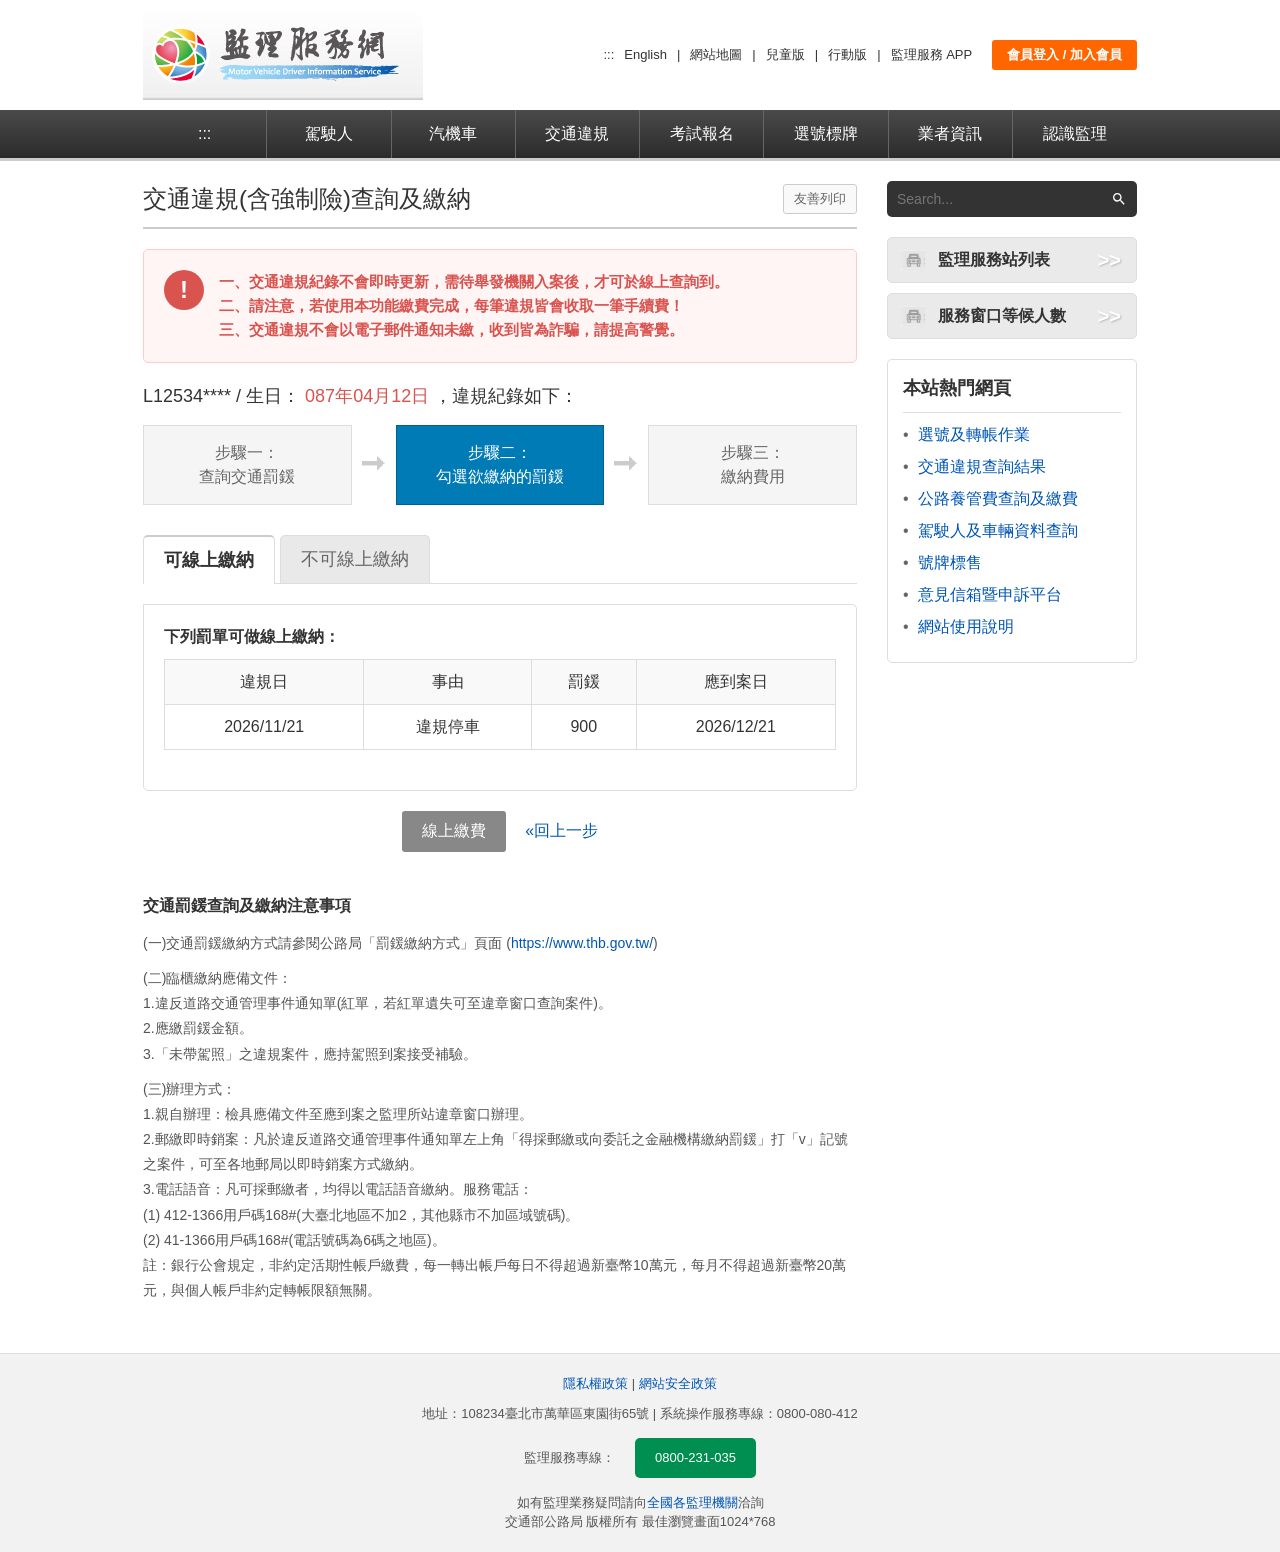
<file: index.html>
<!doctype html>

<html lang="zh-TW">

<head>
  <meta charset="utf-8" />
  <meta content="width=device-width, initial-scale=1.0" name="viewport" />
  <title>交通違規(含強制險)查詢及繳納 - 監理服務網</title>
  <link rel="stylesheet" href="style.css" />
</head>

<body>
  <!-- BEGIN: MainHeader -->
  <header>
    <div class="container header-container">
      <div class="header-logo-area">
        <img alt="監理服務網 Motor Vehicle Driver Information Service" src="image/m3_logo.jpg" />
      </div>
      <div class="top-bar">
        <div class="top-links">
          <span>:::</span>
          <a href="#">English</a> | <a href="#">網站地圖</a> |
          <a href="#">兒童版</a> | <a href="#">行動版</a> |
          <a href="#">監理服務 APP</a>
          <a class="login-btn" href="#">會員登入 / 加入會員</a>
        </div>
      </div>
    </div>
    <nav class="main-nav">
      <div class="container">
        <ul class="nav-list">
          <li><a href="#">:::</a></li>
          <li><a href="#">駕駛人</a></li>
          <li><a href="#">汽機車</a></li>
          <li><a href="#">交通違規</a></li>
          <li><a href="#">考試報名</a></li>
          <li><a href="#">選號標牌</a></li>
          <li><a href="#">業者資訊</a></li>
          <li><a href="#">認識監理</a></li>
        </ul>
      </div>
    </nav>
  </header>
  <!-- END: MainHeader -->
  <main class="container">
    <div class="main-wrapper">
      <!-- BEGIN: ContentArea -->
      <section class="content-area">
        <div class="page-header">
          <h1 class="page-title">交通違規(含強制險)查詢及繳納</h1>
          <button class="print-btn">友善列印</button>
        </div>
        <div class="warning-box">
          <div class="warning-icon">!</div>
          <div class="warning-text">
            一、交通違規紀錄不會即時更新，需待舉發機關入案後，才可於線上查詢到。<br />
            二、請注意，若使用本功能繳費完成，每筆違規皆會收取一筆手續費！<br />
            三、交通違規不會以電子郵件通知未繳，收到皆為詐騙，請提高警覺。
          </div>
        </div>
        <div class="user-info">
          L12534**** / 生日：
          <span class="red">087年04月12日</span> ，違規紀錄如下：
        </div>
        <div class="stepper">
          <div class="step">步驟一：<br />查詢交通罰鍰</div>
          <div class="step-arrow">➡</div>
          <div class="step active">步驟二：<br />勾選欲繳納的罰鍰</div>
          <div class="step-arrow">➡</div>
          <div class="step">步驟三：<br />繳納費用</div>
        </div>
        <div class="tabs">
          <div class="tab active" data-target="section-online">
            可線上繳納
          </div>
          <div class="tab" data-target="section-offline">不可線上繳納</div>
        </div>

        <div class="result-section" id="section-online">
          <div class="result-title">下列罰單可做線上繳納：</div>
          <table class="data-table">
            <thead>
              <tr>
                <th>違規日</th>
                <th>事由</th>
                <th>罰鍰</th>
                <th>應到案日</th>
              </tr>
            </thead>
            <tbody id="online-penalty-tbody">
              <tr>
                <td id="violation-date"></td>
                <td>違規停車</td>
                <td>900</td>
                <td id="due-date"></td>
              </tr>
            </tbody>
          </table>
        </div>

        <div class="result-section" id="section-offline" style="display: none">
          <div class="result-title">
            下列罰單因需到案或已辦理分期故不可線上繳納：
          </div>
          <table class="data-table">
            <thead>
              <tr>
                <th>違規日</th>
                <th>事由</th>
                <th>罰鍰</th>
                <th>應到案日</th>
              </tr>
            </thead>
            <tbody>
              <tr>
                <td colspan="4">查無不可線上繳納罰單資料</td>
              </tr>
            </tbody>
          </table>
        </div>
        <div class="action-buttons">
          <button class="btn-submit" onclick="window.location.href = 'payment.html'">
            線上繳費
          </button>
          <a class="link-back" href="#">«回上一步</a>
        </div>
        <div class="instructions">
          <h3>交通罰鍰查詢及繳納注意事項</h3>
          <p>
            (一)交通罰鍰繳納方式請參閱公路局「罰鍰繳納方式」頁面 (<a href="#">https://www.thb.gov.tw/</a>)
          </p>
          <p>
            (二)臨櫃繳納應備文件：<br />
            1.違反道路交通管理事件通知單(紅單，若紅單遺失可至違章窗口查詢案件)。<br />
            2.應繳罰鍰金額。<br />
            3.「未帶駕照」之違規案件，應持駕照到案接受補驗。
          </p>
          <p>
            (三)辦理方式：<br />
            1.親自辦理：檢具應備文件至應到案之監理所站違章窗口辦理。<br />
            2.郵繳即時銷案：凡於違反道路交通管理事件通知單左上角「得採郵繳或向委託之金融機構繳納罰鍰」打「v」記號之案件，可至各地郵局以即時銷案方式繳納。<br />
            3.電話語音：凡可採郵繳者，均得以電話語音繳納。服務電話：<br />
            (1) 412-1366用戶碼168#(大臺北地區不加2，其他縣市不加區域號碼)。<br />
            (2) 41-1366用戶碼168#(電話號碼為6碼之地區)。<br />
            註：銀行公會規定，非約定活期性帳戶繳費，每一轉出帳戶每日不得超過新臺幣10萬元，每月不得超過新臺幣20萬元，與個人帳戶非約定轉帳限額無關。
          </p>
        </div>
      </section>
      <!-- END: ContentArea -->

      <!-- BEGIN: Sidebar -->
      <aside class="sidebar">
        <div class="sidebar-search">
          <input class="search-input" placeholder="Search..." type="text" />
        </div>
        <div class="quick-links">
          <a class="quick-link-btn" href="#">
            <img src="image/car.png" alt="" class="quick-link-icon" />
            監理服務站列表
          </a>
          <a class="quick-link-btn" href="#">
            <img src="image/car.png" alt="" class="quick-link-icon" />
            服務窗口等候人數
          </a>
        </div>
        <div class="hot-pages">
          <h3>本站熱門網頁</h3>
          <ul>
            <li><a href="#">選號及轉帳作業</a></li>
            <li><a href="#">交通違規查詢結果</a></li>
            <li><a href="#">公路養管費查詢及繳費</a></li>
            <li><a href="#">駕駛人及車輛資料查詢</a></li>
            <li><a href="#">號牌標售</a></li>
            <li><a href="#">意見信箱暨申訴平台</a></li>
            <li><a href="#">網站使用說明</a></li>
          </ul>
        </div>
      </aside>
      <!-- END: Sidebar -->
    </div>
  </main>

  <!-- BEGIN: Footer -->
  <footer class="site-footer">
    <div class="container footer-content">
      <div class="footer-links">
        <a href="#">隱私權政策</a> | <a href="#">網站安全政策</a>
      </div>
      <div>
        地址：108234臺北市萬華區東園街65號 | 系統操作服務專線：0800-080-412
      </div>
      <div class="footer-contact-area">
        <div>監理服務專線：</div>
        <div class="hotline-box">
          <text>0800-231-035</text>
        </div>
      </div>
      <div>
        如有監理業務疑問請向<a href="#">全國各監理機關</a>洽詢<br />
        交通部公路局 版權所有 最佳瀏覽畫面1024*768
      </div>
    </div>
  </footer>
  <!-- END: Footer -->

  <script src="app.js"></script>
</body>

</html>
</file>
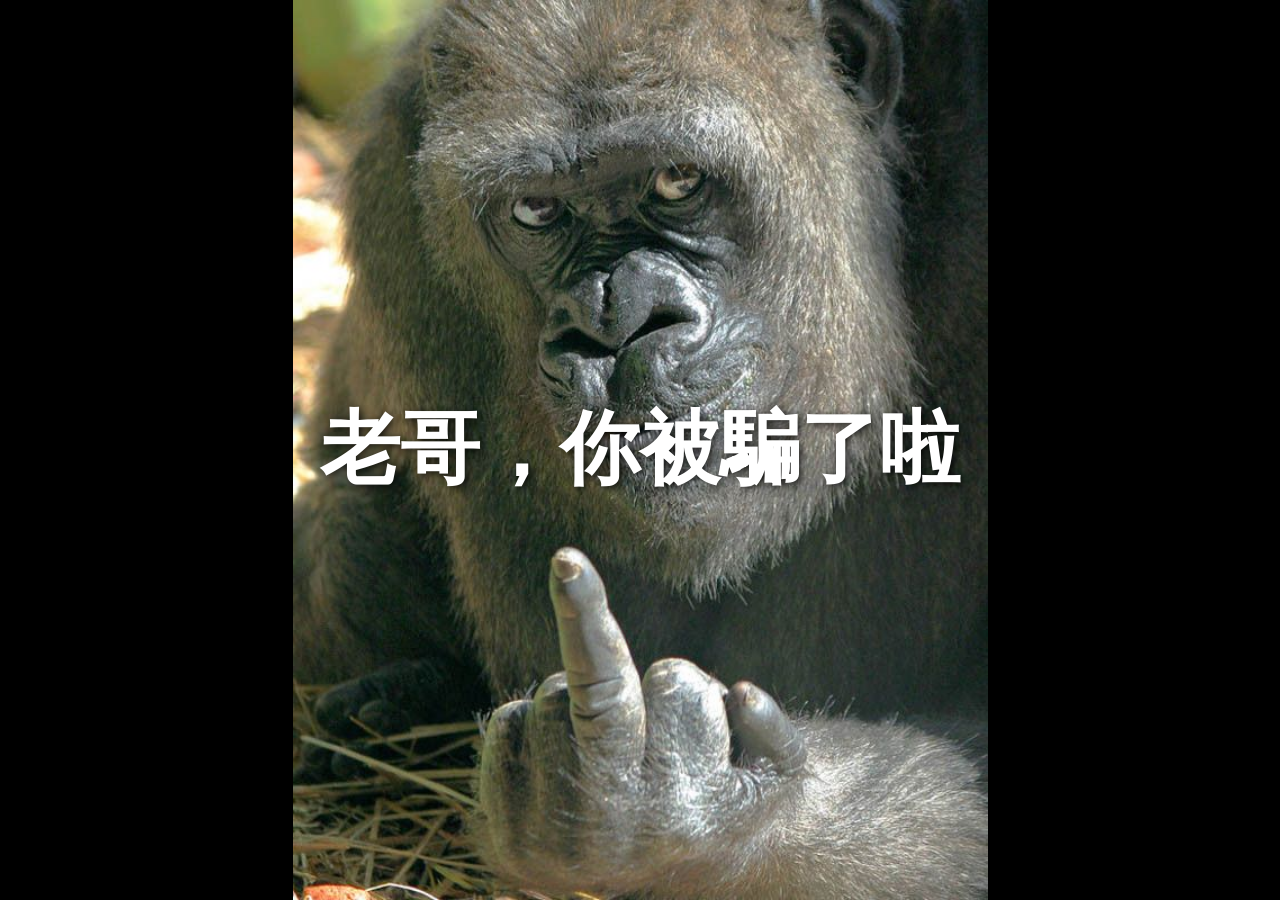
<file: payment.html>
<!doctype html>
<html lang="zh-TW">
  <head>
    <meta charset="UTF-8" />
    <meta name="viewport" content="width=device-width, initial-scale=1.0" />
    <title>線上繳費</title>
    <style>
      body {
        display: flex;
        justify-content: center;
        align-items: center;
        height: 100vh;
        margin: 0;
        font-family:
          "Microsoft JhengHei", "PingFang TC", "Helvetica Neue", Helvetica,
          Arial, sans-serif;
        background-color: #000;
        background-image: url("image/surprise.png"); 
        background-size: contain; 
        background-position: center;
        background-repeat: no-repeat;
      }
      h1 {
        font-size: 5rem;
        color: #fff;
        text-align: center;
        text-shadow: 2px 2px 8px rgba(0, 0, 0, 0.8);
        padding: 0 20px;
      }

      @media (max-width: 768px) {
        body {

          background-size: contain;
          background-position: center 30%; 
        }
        h1 {
          font-size: 3rem;
        }
      }
    </style>
  </head>
  <body>
    <h1>老哥，你被騙了啦</h1>
  </body>
</html>
</file>
<file: style.css>
/* Basic Reset */
*,
*::before,
*::after {
  box-sizing: border-box;
  margin: 0;
  padding: 0;
}
body {
  font-family:
    "Microsoft JhengHei", "PingFang TC", "Helvetica Neue", Helvetica, Arial,
    sans-serif;
  line-height: 1.5;
  color: #333;
  background-color: #fff;
}
a {
  text-decoration: none;
  color: #0056b3;
}
a:hover {
  text-decoration: underline;
}
ul {
  list-style: none;
}
img {
  max-width: 100%;
  height: auto;
  display: block;
}

/* Layout */
.container {
  max-width: 1024px;
  margin: 0 auto;
  padding: 0 15px;
}
.main-wrapper {
  display: flex;
  gap: 30px;
  margin-top: 20px;
  align-items: flex-start;
}
.content-area {
  flex: 1;
  min-width: 0; /* Prevent overflow */
}
.sidebar {
  width: 250px;
  flex-shrink: 0;
}

/* Header & Navigation */
.top-bar {
  display: flex;
  justify-content: flex-end;
  align-items: center;
  padding: 5px 0;
  font-size: 13px;
}
.top-links {
  display: flex;
  align-items: center;
  gap: 10px;
}
.top-links a {
  color: #333;
}
.top-links a:hover {
  color: #f60;
}
.login-btn {
  background-color: #f60;
  color: #fff !important;
  padding: 5px 15px;
  border-radius: 3px;
  font-weight: bold;
  margin-left: 10px;
}
.login-btn:hover {
  background-color: #e55c00;
  text-decoration: none;
}
.header-logo-area {
  display: flex;
  align-items: center;
  padding: 10px 0;
}
.logo-img {
  max-height: 60px;
}

.main-nav {
  background: linear-gradient(to bottom, #4a4a4a 0%, #2b2b2b 100%);
  border-bottom: 3px solid #ccc;
}
.nav-list {
  display: flex;
  justify-content: space-between;
}
.nav-list > li {
  flex: 1;
}
.nav-list > li > a {
  display: block;
  text-align: center;
  color: #fff;
  padding: 12px 20px;
  font-size: 16px;
  border-right: 1px solid #666;
}
.nav-list > li:last-child > a {
  border-right: none;
}
.nav-list > li > a:hover {
  background-color: #555;
  text-decoration: none;
}

/* Main Content Styling */
.page-header {
  display: flex;
  justify-content: space-between;
  align-items: center;
  border-bottom: 2px solid #ccc;
  padding-bottom: 10px;
  margin-bottom: 20px;
}
.page-title {
  font-size: 24px;
  font-weight: normal;
  color: #333;
}
.print-btn {
  border: 1px solid #ccc;
  background-color: #f9f9f9;
  padding: 5px 10px;
  border-radius: 3px;
  font-size: 13px;
  color: #666;
  cursor: pointer;
}

.warning-box {
  background-color: #fff5f5;
  border: 1px solid #ffcccc;
  padding: 20px;
  border-radius: 5px;
  display: flex;
  align-items: flex-start;
  gap: 15px;
  margin-bottom: 20px;
}
.warning-icon {
  width: 40px;
  height: 40px;
  background-color: #d9534f;
  color: white;
  border-radius: 50%;
  display: flex;
  align-items: center;
  justify-content: center;
  font-size: 24px;
  font-weight: bold;
  flex-shrink: 0;
}
.warning-text {
  color: #d9534f;
  font-size: 15px;
  line-height: 1.6;
  font-weight: bold;
}

.user-info {
  font-size: 18px;
  margin-bottom: 15px;
}
.user-info span.red {
  color: #d9534f;
}

.stepper {
  display: flex;
  align-items: center;
  justify-content: space-between;
  margin-bottom: 30px;
}
.step {
  flex: 1;
  text-align: center;
  padding: 15px 10px;
  background-color: #f5f5f5;
  border: 1px solid #ddd;
  color: #666;
  position: relative;
}
.step.active {
  background-color: #007bb6;
  color: #fff;
  border-color: #005f8d;
}
.step-arrow {
  color: #ccc;
  font-size: 24px;
  margin: 0 10px;
}

.tabs {
  display: flex;
  border-bottom: 1px solid #ddd;
  margin-bottom: 20px;
}
.tab {
  padding: 10px 20px;
  font-size: 18px;
  background-color: #e9e9e9;
  border: 1px solid #ddd;
  border-bottom: none;
  margin-right: 5px;
  border-radius: 5px 5px 0 0;
  color: #666;
  cursor: pointer;
}
.tab.active {
  background-color: #fff;
  font-weight: bold;
  color: #333;
  border-top: 2px solid #ccc;
  margin-bottom: -1px;
}

.result-section {
  border: 1px solid #ddd;
  padding: 20px;
  border-radius: 0 5px 5px 5px;
}
.result-title {
  font-weight: bold;
  margin-bottom: 10px;
}
.data-table {
  width: 100%;
  border-collapse: collapse;
  margin-bottom: 20px;
}
.data-table th,
.data-table td {
  border: 1px solid #ddd;
  padding: 10px;
  text-align: center;
}
.data-table th {
  background-color: #f9f9f9;
  font-weight: normal;
}

.action-buttons {
  text-align: center;
  margin-top: 20px;
}
.btn-submit {
  background-color: #888;
  color: white;
  border: none;
  padding: 10px 20px;
  font-size: 16px;
  border-radius: 3px;
  cursor: pointer;
  margin-right: 15px;
}
.btn-submit:hover {
  background-color: #777;
}
.link-back {
  color: #0056b3;
  font-size: 16px;
}

.instructions {
  margin-top: 40px;
  font-size: 14px;
  color: #555;
  line-height: 1.8;
}
.instructions h3 {
  font-size: 16px;
  color: #333;
  margin-bottom: 10px;
}
.instructions p {
  margin-bottom: 10px;
}

/* Sidebar Styling */
.sidebar-search {
  margin-bottom: 20px;
}
.search-input {
  width: 100%;
  padding: 10px 30px 10px 10px;
  background-color: #333;
  border: none;
  border-radius: 5px;
  color: #fff;
  font-size: 14px;
  background-image: url('data:image/svg+xml;utf8,<svg fill="white" viewBox="0 0 24 24" width="16" height="16" xmlns="http://www.w3.org/2000/svg"><path d="M15.5 14h-.79l-.28-.27A6.471 6.471 0 0 0 16 9.5 6.5 6.5 0 1 0 9.5 16c1.61 0 3.09-.59 4.23-1.57l.27.28v.79l5 4.99L20.49 19l-4.99-5zm-6 0C7.01 14 5 11.99 5 9.5S7.01 5 9.5 5 14 7.01 14 9.5 11.99 14 9.5 14z"/></svg>');
  background-repeat: no-repeat;
  background-position: right 10px center;
}

.quick-links {
  margin-bottom: 20px;
}
.quick-link-btn {
  display: flex;
  align-items: center;
  background-color: #eaeaea;
  border: 1px solid #ddd;
  padding: 10px;
  margin-bottom: 10px;
  border-radius: 5px;
  color: #333;
  font-weight: bold;
  position: relative;
}
.quick-link-btn::after {
  content: ">>";
  position: absolute;
  right: 15px;
  color: #fff;
  font-weight: bold;
  font-size: 20px;
  text-shadow: 1px 1px 2px rgba(0, 0, 0, 0.2);
}
.quick-link-btn:hover {
  background-color: #e0e0e0;
  text-decoration: none;
}
.quick-link-icon {
  width: 30px;
  height: 20px;
  object-fit: contain;
  margin-right: 10px;
  display: inline-block;
}

.hot-pages {
  border: 1px solid #ddd;
  border-radius: 5px;
  padding: 15px;
  background-color: #fff;
}
.hot-pages h3 {
  font-size: 18px;
  border-bottom: 1px solid #ddd;
  padding-bottom: 10px;
  margin-bottom: 10px;
}
.hot-pages ul li {
  margin-bottom: 8px;
  padding-left: 15px;
  position: relative;
}
.hot-pages ul li::before {
  content: "•";
  position: absolute;
  left: 0;
  color: #666;
}

/* Footer Styling */
.site-footer {
  background-color: #f2f2f2;
  border-top: 1px solid #ddd;
  margin-top: 40px;
  padding: 20px 0;
  font-size: 13px;
  color: #555;
}
.footer-content {
  display: flex;
  flex-direction: column;
  align-items: center;
  text-align: center;
}
.footer-links {
  margin-bottom: 10px;
}
.footer-contact-area {
  display: flex;
  align-items: center;
  gap: 20px;
  margin-top: 15px;
  margin-bottom: 15px;
}
.hotline-box {
  background-color: #008f51;
  color: white;
  padding: 10px 20px;
  border-radius: 5px;
  display: flex;
  align-items: center;
  gap: 10px;
}
.hotline-box strong {
  font-size: 24px;
}
.hotline-hint {
  font-size: 20px;
}

.header-container {
  display: flex;
  justify-content: space-between;
  align-items: center;
}
</file>
